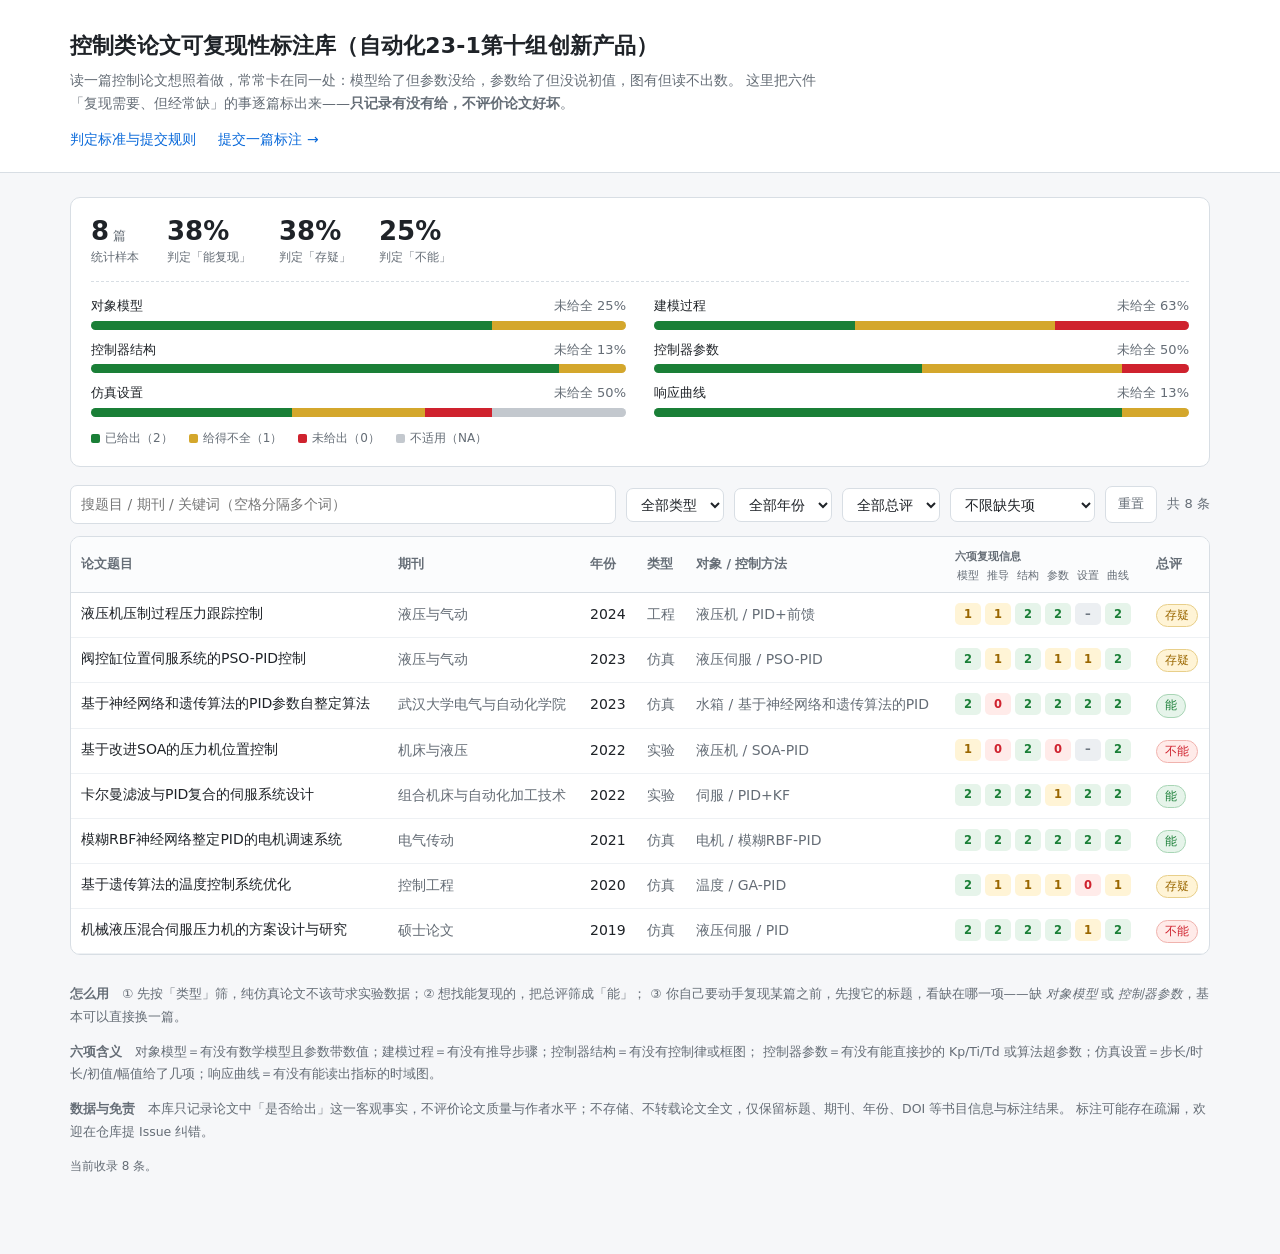
<file: index.html>
<!DOCTYPE html>
<html lang="zh-CN">
<head>
<meta charset="utf-8">
<meta name="viewport" content="width=device-width, initial-scale=1">
<title>控制类论文可复现性标注库</title>
<meta name="description" content="统计控制方向论文是否给出对象模型、建模推导、控制器结构、控制器参数、仿真设置与响应曲线，用于判断一篇论文能不能照着复现。">
<link rel="stylesheet" href="assets/style.css">
</head>
<body>

<header class="top">
  <div class="wrap">
    <h1>控制类论文可复现性标注库（自动化23-1第十组创新产品）</h1>
    <p class="sub">
      读一篇控制论文想照着做，常常卡在同一处：模型给了但参数没给，参数给了但没说初值，图有但读不出数。
      这里把六件「复现需要、但经常缺」的事逐篇标出来——<strong>只记录有没有给，不评价论文好坏</strong>。
    </p>
    <nav class="links">
      <a href="about.html">判定标准与提交规则</a>
      <a id="nav-submit" href="https://github.com/" target="_blank" rel="noopener">提交一篇标注 →</a>
    </nav>
  </div>
</header>

<main class="wrap">

  <!-- 统计 -->
  <section id="stats" class="stats">
    <div class="legend">正在读取本地数据…</div>
  </section>

  <!-- 筛选 -->
  <section class="toolbar" aria-label="筛选">
    <input id="f-q" type="search" placeholder="搜题目 / 期刊 / 关键词（空格分隔多个词）" autocomplete="off">
    <select id="f-type" aria-label="论文类型">
      <option value="">全部类型</option>
      <option value="仿真">仿真</option>
      <option value="实验">实验</option>
      <option value="工程">工程</option>
    </select>
    <select id="f-year" aria-label="年份"><option value="">全部年份</option></select>
    <select id="f-repro" aria-label="总评">
      <option value="">全部总评</option>
      <option value="能">能复现</option>
      <option value="存疑">存疑</option>
      <option value="不能">不能</option>
    </select>
    <select id="f-missing" aria-label="只看缺失项"><option value="">不限缺失项</option></select>
    <button id="f-reset" type="button">重置</button>
    <span id="f-count" class="count"></span>
  </section>

  <!-- 表格 -->
  <div id="table-host">
    <noscript><div class="empty"><strong>需要启用 JavaScript</strong>本页在本地读取数据文件后渲染表格。</div></noscript>
  </div>

  <!-- 使用说明 -->
  <footer class="foot" id="how">
    <p><strong>怎么用</strong>　① 先按「类型」筛，纯仿真论文不该苛求实验数据；② 想找能复现的，把总评筛成「能」；
       ③ 你自己要动手复现某篇之前，先搜它的标题，看缺在哪一项——缺 <em>对象模型</em> 或 <em>控制器参数</em>，基本可以直接换一篇。</p>
    <p><strong>六项含义</strong>　对象模型＝有没有数学模型且参数带数值；建模过程＝有没有推导步骤；控制器结构＝有没有控制律或框图；
       控制器参数＝有没有能直接抄的 Kp/Ti/Td 或算法超参数；仿真设置＝步长/时长/初值/幅值给了几项；响应曲线＝有没有能读出指标的时域图。</p>
    <p><strong>数据与免责</strong>　本库只记录论文中「是否给出」这一客观事实，不评价论文质量与作者水平；不存储、不转载论文全文，仅保留标题、期刊、年份、DOI 等书目信息与标注结果。
       标注可能存在疏漏，欢迎在仓库提 Issue 纠错。</p>
    <p id="foot-stat" class="legend"></p>
  </footer>

</main>

<script src="data/papers.js"></script>
<script src="assets/app.js"></script>
</body>
</html>
</file>
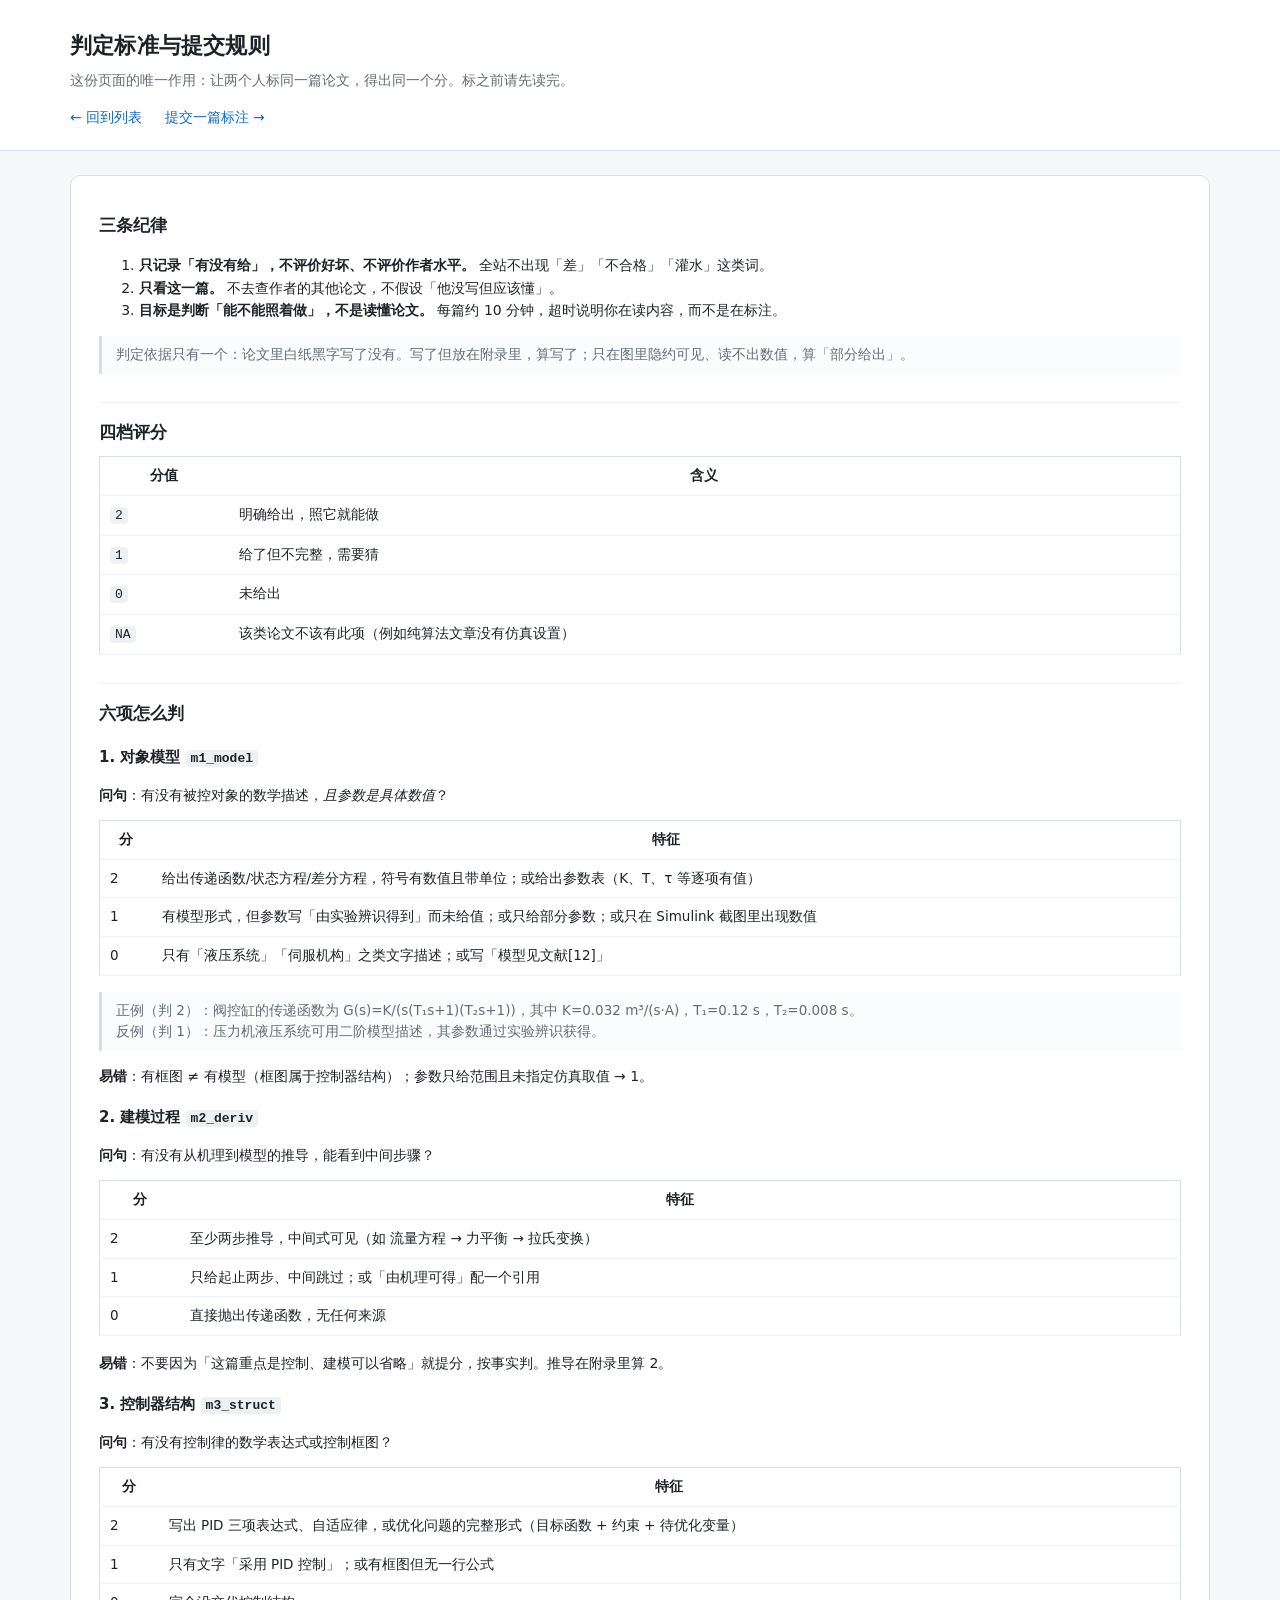
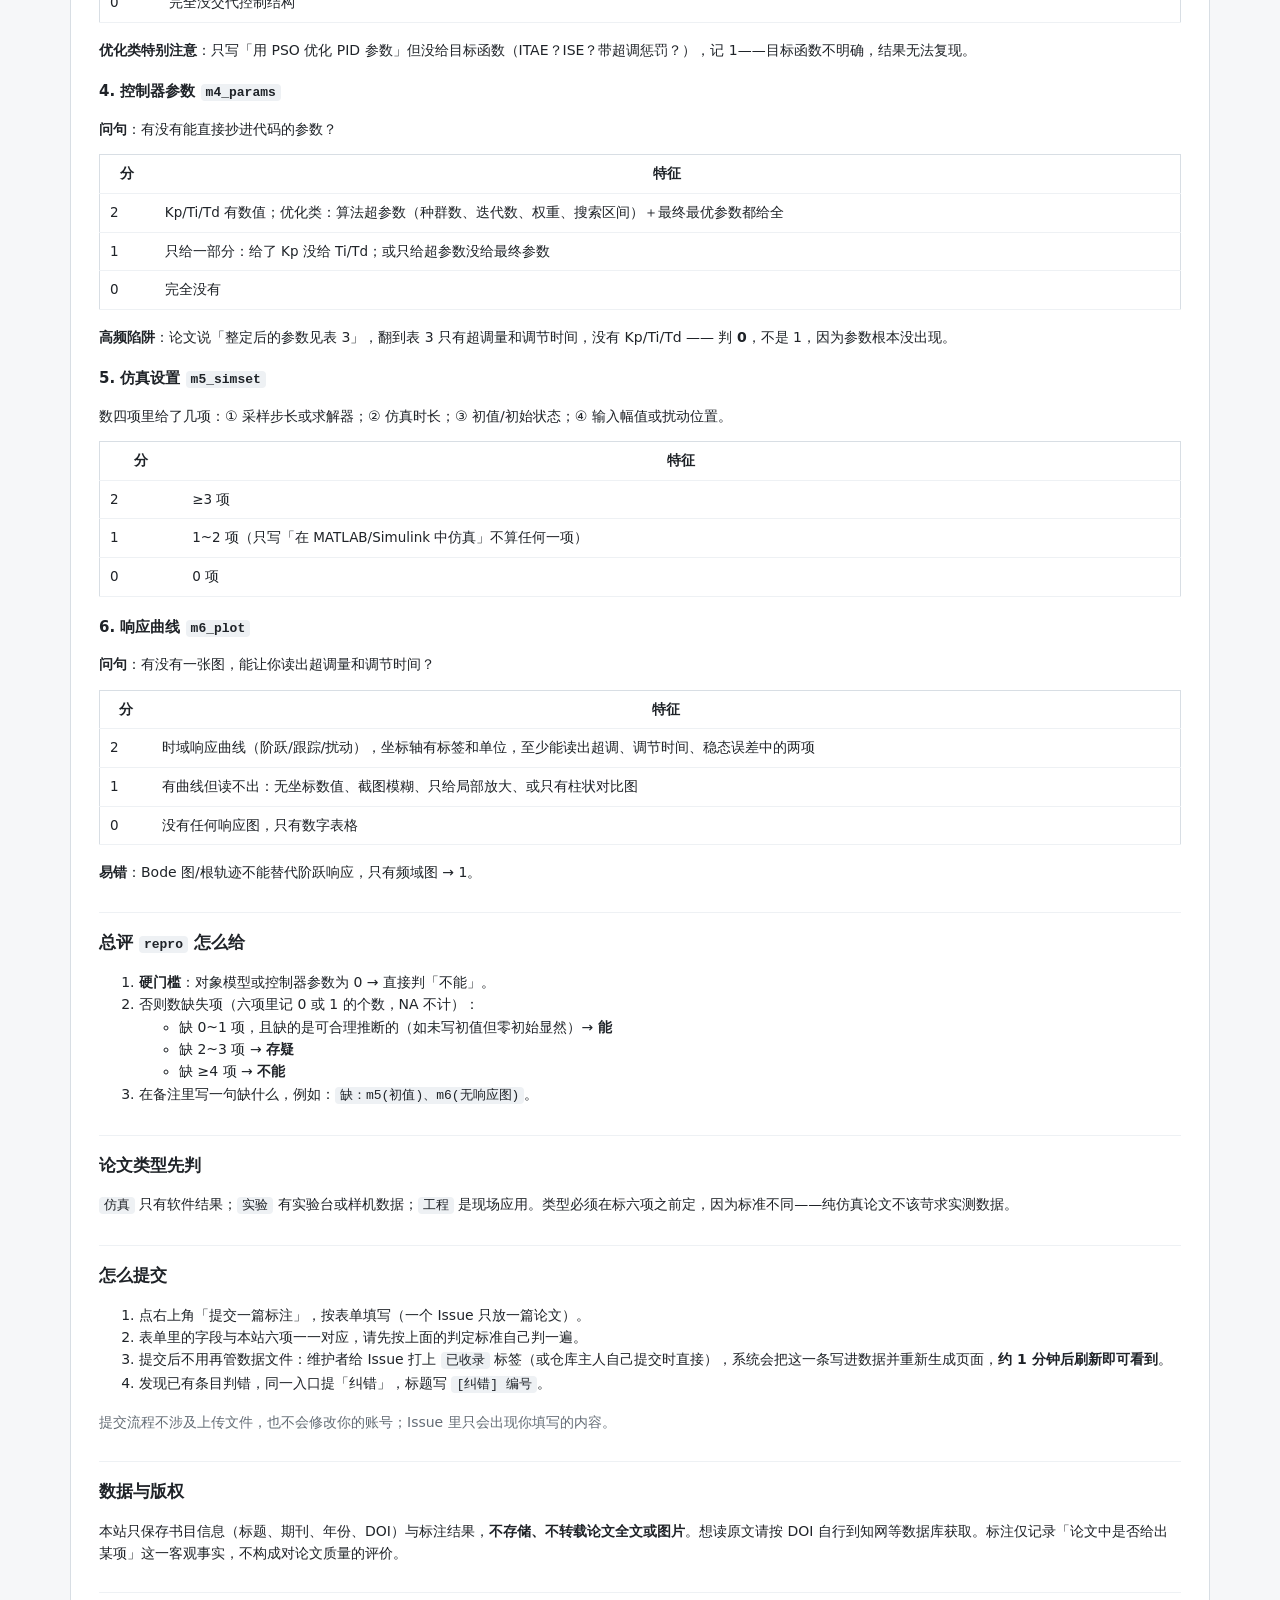
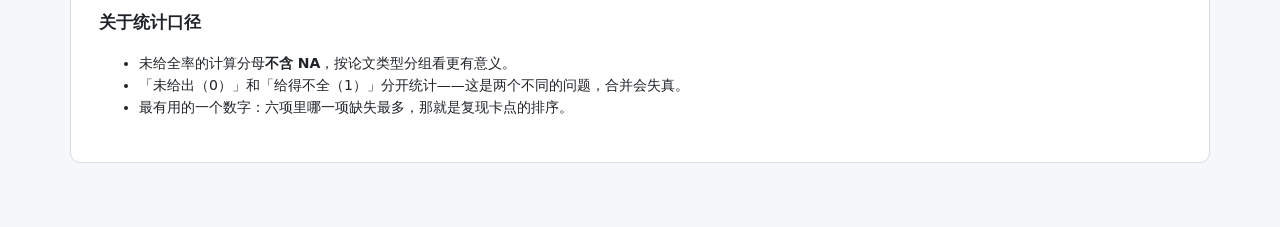
<file: about.html>
<!DOCTYPE html>
<html lang="zh-CN">
<head>
<meta charset="utf-8">
<meta name="viewport" content="width=device-width, initial-scale=1">
<title>判定标准与提交规则 · 控制类论文可复现性标注库</title>
<link rel="stylesheet" href="assets/style.css">
</head>
<body>

<header class="top">
  <div class="wrap">
    <h1>判定标准与提交规则</h1>
    <p class="sub">这份页面的唯一作用：让两个人标同一篇论文，得出同一个分。标之前请先读完。</p>
    <nav class="links">
      <a href="index.html">← 回到列表</a>
      <a id="nav-submit" href="https://github.com/" target="_blank" rel="noopener">提交一篇标注 →</a>
    </nav>
  </div>
</header>

<main class="wrap">
<article class="doc">

  <h2>三条纪律</h2>
  <ol>
    <li><strong>只记录「有没有给」，不评价好坏、不评价作者水平。</strong> 全站不出现「差」「不合格」「灌水」这类词。</li>
    <li><strong>只看这一篇。</strong> 不去查作者的其他论文，不假设「他没写但应该懂」。</li>
    <li><strong>目标是判断「能不能照着做」，不是读懂论文。</strong> 每篇约 10 分钟，超时说明你在读内容，而不是在标注。</li>
  </ol>
  <blockquote>判定依据只有一个：论文里白纸黑字写了没有。写了但放在附录里，算写了；只在图里隐约可见、读不出数值，算「部分给出」。</blockquote>

  <h2>四档评分</h2>
  <table>
    <tr><th>分值</th><th>含义</th></tr>
    <tr><td><code>2</code></td><td>明确给出，照它就能做</td></tr>
    <tr><td><code>1</code></td><td>给了但不完整，需要猜</td></tr>
    <tr><td><code>0</code></td><td>未给出</td></tr>
    <tr><td><code>NA</code></td><td>该类论文不该有此项（例如纯算法文章没有仿真设置）</td></tr>
  </table>

  <h2>六项怎么判</h2>

  <h3>1. 对象模型 <code>m1_model</code></h3>
  <p><strong>问句</strong>：有没有被控对象的数学描述，<em>且参数是具体数值</em>？</p>
  <table>
    <tr><th>分</th><th>特征</th></tr>
    <tr><td>2</td><td>给出传递函数/状态方程/差分方程，符号有数值且带单位；或给出参数表（K、T、τ 等逐项有值）</td></tr>
    <tr><td>1</td><td>有模型形式，但参数写「由实验辨识得到」而未给值；或只给部分参数；或只在 Simulink 截图里出现数值</td></tr>
    <tr><td>0</td><td>只有「液压系统」「伺服机构」之类文字描述；或写「模型见文献[12]」</td></tr>
  </table>
  <blockquote>正例（判 2）：阀控缸的传递函数为 G(s)=K/(s(T₁s+1)(T₂s+1))，其中 K=0.032 m³/(s·A)，T₁=0.12 s，T₂=0.008 s。<br>
  反例（判 1）：压力机液压系统可用二阶模型描述，其参数通过实验辨识获得。</blockquote>
  <p><strong>易错</strong>：有框图 ≠ 有模型（框图属于控制器结构）；参数只给范围且未指定仿真取值 → 1。</p>

  <h3>2. 建模过程 <code>m2_deriv</code></h3>
  <p><strong>问句</strong>：有没有从机理到模型的推导，能看到中间步骤？</p>
  <table>
    <tr><th>分</th><th>特征</th></tr>
    <tr><td>2</td><td>至少两步推导，中间式可见（如 流量方程 → 力平衡 → 拉氏变换）</td></tr>
    <tr><td>1</td><td>只给起止两步、中间跳过；或「由机理可得」配一个引用</td></tr>
    <tr><td>0</td><td>直接抛出传递函数，无任何来源</td></tr>
  </table>
  <p><strong>易错</strong>：不要因为「这篇重点是控制、建模可以省略」就提分，按事实判。推导在附录里算 2。</p>

  <h3>3. 控制器结构 <code>m3_struct</code></h3>
  <p><strong>问句</strong>：有没有控制律的数学表达式或控制框图？</p>
  <table>
    <tr><th>分</th><th>特征</th></tr>
    <tr><td>2</td><td>写出 PID 三项表达式、自适应律，或优化问题的完整形式（目标函数 + 约束 + 待优化变量）</td></tr>
    <tr><td>1</td><td>只有文字「采用 PID 控制」；或有框图但无一行公式</td></tr>
    <tr><td>0</td><td>完全没交代控制结构</td></tr>
  </table>
  <p><strong>优化类特别注意</strong>：只写「用 PSO 优化 PID 参数」但没给目标函数（ITAE？ISE？带超调惩罚？），记 1——目标函数不明确，结果无法复现。</p>

  <h3>4. 控制器参数 <code>m4_params</code></h3>
  <p><strong>问句</strong>：有没有能直接抄进代码的参数？</p>
  <table>
    <tr><th>分</th><th>特征</th></tr>
    <tr><td>2</td><td>Kp/Ti/Td 有数值；优化类：算法超参数（种群数、迭代数、权重、搜索区间）＋最终最优参数都给全</td></tr>
    <tr><td>1</td><td>只给一部分：给了 Kp 没给 Ti/Td；或只给超参数没给最终参数</td></tr>
    <tr><td>0</td><td>完全没有</td></tr>
  </table>
  <p><strong>高频陷阱</strong>：论文说「整定后的参数见表 3」，翻到表 3 只有超调量和调节时间，没有 Kp/Ti/Td —— 判 <strong>0</strong>，不是 1，因为参数根本没出现。</p>

  <h3>5. 仿真设置 <code>m5_simset</code></h3>
  <p>数四项里给了几项：① 采样步长或求解器；② 仿真时长；③ 初值/初始状态；④ 输入幅值或扰动位置。</p>
  <table>
    <tr><th>分</th><th>特征</th></tr>
    <tr><td>2</td><td>≥3 项</td></tr>
    <tr><td>1</td><td>1~2 项（只写「在 MATLAB/Simulink 中仿真」不算任何一项）</td></tr>
    <tr><td>0</td><td>0 项</td></tr>
  </table>

  <h3>6. 响应曲线 <code>m6_plot</code></h3>
  <p><strong>问句</strong>：有没有一张图，能让你读出超调量和调节时间？</p>
  <table>
    <tr><th>分</th><th>特征</th></tr>
    <tr><td>2</td><td>时域响应曲线（阶跃/跟踪/扰动），坐标轴有标签和单位，至少能读出超调、调节时间、稳态误差中的两项</td></tr>
    <tr><td>1</td><td>有曲线但读不出：无坐标数值、截图模糊、只给局部放大、或只有柱状对比图</td></tr>
    <tr><td>0</td><td>没有任何响应图，只有数字表格</td></tr>
  </table>
  <p><strong>易错</strong>：Bode 图/根轨迹不能替代阶跃响应，只有频域图 → 1。</p>

  <h2>总评 <code>repro</code> 怎么给</h2>
  <ol>
    <li><strong>硬门槛</strong>：对象模型或控制器参数为 0 → 直接判「不能」。</li>
    <li>否则数缺失项（六项里记 0 或 1 的个数，NA 不计）：
      <ul>
        <li>缺 0~1 项，且缺的是可合理推断的（如未写初值但零初始显然）→ <strong>能</strong></li>
        <li>缺 2~3 项 → <strong>存疑</strong></li>
        <li>缺 ≥4 项 → <strong>不能</strong></li>
      </ul>
    </li>
    <li>在备注里写一句缺什么，例如：<code>缺：m5(初值)、m6(无响应图)</code>。</li>
  </ol>

  <h2>论文类型先判</h2>
  <p><code>仿真</code> 只有软件结果；<code>实验</code> 有实验台或样机数据；<code>工程</code> 是现场应用。类型必须在标六项之前定，因为标准不同——纯仿真论文不该苛求实测数据。</p>

  <h2>怎么提交</h2>
  <ol>
    <li>点右上角「提交一篇标注」，按表单填写（一个 Issue 只放一篇论文）。</li>
    <li>表单里的字段与本站六项一一对应，请先按上面的判定标准自己判一遍。</li>
    <li>提交后不用再管数据文件：维护者给 Issue 打上 <code>已收录</code> 标签（或仓库主人自己提交时直接），系统会把这一条写进数据并重新生成页面，<strong>约 1 分钟后刷新即可看到</strong>。</li>
    <li>发现已有条目判错，同一入口提「纠错」，标题写 <code>[纠错] 编号</code>。</li>
  </ol>
  <p class="hint">提交流程不涉及上传文件，也不会修改你的账号；Issue 里只会出现你填写的内容。</p>

  <h2>数据与版权</h2>
  <p>本站只保存书目信息（标题、期刊、年份、DOI）与标注结果，<strong>不存储、不转载论文全文或图片</strong>。想读原文请按 DOI 自行到知网等数据库获取。标注仅记录「论文中是否给出某项」这一客观事实，不构成对论文质量的评价。</p>

  <h2>关于统计口径</h2>
  <ul>
    <li>未给全率的计算分母<strong>不含 NA</strong>，按论文类型分组看更有意义。</li>
    <li>「未给出（0）」和「给得不全（1）」分开统计——这是两个不同的问题，合并会失真。</li>
    <li>最有用的一个数字：六项里哪一项缺失最多，那就是复现卡点的排序。</li>
  </ul>

</article>
</main>

<script src="data/papers.js"></script>
<script src="assets/app.js"></script>
</body>
</html>
</file>
<file: assets/style.css>
:root {
  --bg: #f6f7f9;
  --card: #ffffff;
  --ink: #1f2328;
  --muted: #656d76;
  --line: #d8dee4;
  --soft: #eef1f4;
  --ok: #1a7f37;
  --ok-bg: #e6f4ea;
  --mid: #9a6700;
  --mid-bg: #fff4d6;
  --bad: #cf222e;
  --bad-bg: #ffebe9;
  --na: #6e7781;
  --na-bg: #eceff2;
  --accent: #0969da;
}

* { box-sizing: border-box; }

html, body {
  margin: 0;
  padding: 0;
  background: var(--bg);
  color: var(--ink);
  font: 15px/1.6 -apple-system, "Segoe UI", "Microsoft YaHei", "Noto Sans SC", system-ui, sans-serif;
}

a { color: var(--accent); text-decoration: none; }
a:hover { text-decoration: underline; }

.wrap { max-width: 1180px; margin: 0 auto; padding: 0 20px 64px; }

/* ---------- 页头 ---------- */
header.top {
  background: var(--card);
  border-bottom: 1px solid var(--line);
  margin-bottom: 24px;
}
header.top .wrap { padding-top: 28px; padding-bottom: 22px; }
header.top h1 {
  margin: 0 0 6px;
  font-size: 22px;
  letter-spacing: .2px;
}
header.top p.sub {
  margin: 0;
  color: var(--muted);
  font-size: 14px;
  max-width: 760px;
}
nav.links { margin-top: 14px; font-size: 14px; }
nav.links a { margin-right: 18px; }

/* ---------- 统计块 ---------- */
.stats {
  background: var(--card);
  border: 1px solid var(--line);
  border-radius: 10px;
  padding: 18px 20px;
  margin-bottom: 18px;
}
.stats .headline {
  display: flex;
  flex-wrap: wrap;
  gap: 28px;
  align-items: baseline;
  padding-bottom: 14px;
  border-bottom: 1px dashed var(--line);
  margin-bottom: 14px;
}
.stats .big { font-size: 26px; font-weight: 650; line-height: 1.2; }
.stats .big small { font-size: 13px; font-weight: 400; color: var(--muted); margin-left: 4px; }
.stats .cap { font-size: 12px; color: var(--muted); }

.fields { display: grid; grid-template-columns: 1fr 1fr; gap: 10px 28px; }
@media (max-width: 760px) { .fields { grid-template-columns: 1fr; } }

.field .field-head {
  display: flex;
  justify-content: space-between;
  font-size: 13px;
  margin-bottom: 4px;
}
.field .field-head .rate { color: var(--muted); }
.bar {
  display: flex;
  height: 9px;
  border-radius: 5px;
  overflow: hidden;
  background: var(--soft);
}
.bar i { display: block; height: 100%; }
.bar .s2 { background: var(--ok); }
.bar .s1 { background: #d4a72c; }
.bar .s0 { background: var(--bad); }
.bar .sna { background: #c3c8ce; }

.legend { margin-top: 12px; font-size: 12px; color: var(--muted); display: flex; gap: 16px; flex-wrap: wrap; }
.legend span::before {
  content: "";
  display: inline-block;
  width: 9px; height: 9px;
  border-radius: 2px;
  margin-right: 5px;
  vertical-align: -1px;
}
.legend .l2::before { background: var(--ok); }
.legend .l1::before { background: #d4a72c; }
.legend .l0::before { background: var(--bad); }
.legend .lna::before { background: #c3c8ce; }

/* ---------- 工具条 ---------- */
.toolbar {
  display: flex;
  flex-wrap: wrap;
  gap: 10px;
  align-items: center;
  margin-bottom: 12px;
}
.toolbar input[type=search],
.toolbar select {
  font: inherit;
  font-size: 14px;
  padding: 7px 10px;
  border: 1px solid var(--line);
  border-radius: 7px;
  background: var(--card);
  color: var(--ink);
}
.toolbar input[type=search] { flex: 1 1 240px; min-width: 180px; }
.toolbar select { flex: 0 0 auto; }
.toolbar .count { margin-left: auto; font-size: 13px; color: var(--muted); }
.toolbar button {
  font: inherit; font-size: 13px;
  padding: 7px 12px;
  border: 1px solid var(--line);
  border-radius: 7px;
  background: var(--card);
  cursor: pointer;
  color: var(--muted);
}
.toolbar button:hover { background: var(--soft); }

/* ---------- 表格 ---------- */
.table-wrap {
  background: var(--card);
  border: 1px solid var(--line);
  border-radius: 10px;
  overflow-x: auto;
}
table { width: 100%; border-collapse: collapse; font-size: 14px; }
thead th {
  text-align: left;
  font-weight: 600;
  font-size: 12.5px;
  color: var(--muted);
  padding: 11px 10px;
  border-bottom: 1px solid var(--line);
  background: #fbfcfd;
  white-space: nowrap;
  position: sticky;
  top: 0;
}
thead th.sortable { cursor: pointer; user-select: none; }
thead th.sortable:hover { color: var(--ink); }
thead th .arrow { color: var(--accent); font-size: 11px; margin-left: 2px; }

tbody td {
  padding: 10px;
  border-bottom: 1px solid var(--soft);
  vertical-align: top;
}
tbody tr.row { cursor: pointer; }
tbody tr.row:hover { background: #fafbfc; }
tbody tr.row.open { background: #f5f8fc; }

td.title { min-width: 260px; line-height: 1.45; }
td.nowrap { white-space: nowrap; }
td.muted { color: var(--muted); }

.hint { font-size: 13px; color: var(--muted); }

.cells { display: flex; gap: 4px; }
.cell {
  width: 26px; height: 22px;
  border-radius: 5px;
  font-size: 11.5px;
  display: inline-flex; align-items: center; justify-content: center;
  font-weight: 600;
}
.c2 { background: var(--ok-bg); color: var(--ok); }
.c1 { background: var(--mid-bg); color: var(--mid); }
.c0 { background: var(--bad-bg); color: var(--bad); }
.cNA { background: var(--na-bg); color: var(--na); }

/* 表头：六项各列的名字，直接压在数字上方 */
thead th.six { padding-bottom: 9px; white-space: normal; }
.six-title { font-size: 11px; font-weight: 600; color: var(--muted); margin-bottom: 5px; }
.six-labels span {
  width: 26px;
  font-size: 11px;
  line-height: 1.15;
  text-align: center;
  color: var(--muted);
  font-weight: 500;
}
/* 展开行里的六项明细 */
.six-line {
  display: flex;
  flex-wrap: wrap;
  align-items: center;
  gap: 4px 14px;
  font-size: 12.5px;
  margin-top: 7px;
}
.six-item { display: inline-flex; align-items: center; gap: 5px; }
.six-item .cell { width: 20px; height: 18px; font-size: 11px; }

.tag {
  display: inline-block;
  font-size: 12px;
  padding: 1px 8px;
  border-radius: 20px;
  border: 1px solid;
  white-space: nowrap;
}
.tag.ok { color: var(--ok); border-color: #a8d5b5; background: var(--ok-bg); }
.tag.mid { color: var(--mid); border-color: #e8cf8a; background: var(--mid-bg); }
.tag.bad { color: var(--bad); border-color: #f0b3ae; background: var(--bad-bg); }

tr.detail td {
  background: #fbfcfd;
  border-bottom: 1px solid var(--line);
  font-size: 13.5px;
  color: var(--ink);
  padding: 14px 16px 16px;
}
tr.detail .dl { color: var(--muted); }
tr.detail .row2 { margin-top: 6px; color: var(--muted); font-size: 12.5px; }

.empty {
  background: var(--card);
  border: 1px dashed var(--line);
  border-radius: 10px;
  padding: 48px 24px;
  text-align: center;
  color: var(--muted);
}
.empty strong { display: block; color: var(--ink); margin-bottom: 6px; font-size: 16px; }

footer.foot {
  margin-top: 28px;
  font-size: 12.5px;
  color: var(--muted);
  line-height: 1.8;
}

/* ---------- 关于页 ---------- */
article.doc {
  background: var(--card);
  border: 1px solid var(--line);
  border-radius: 10px;
  padding: 8px 28px 28px;
}
article.doc h2 {
  font-size: 17px;
  margin: 28px 0 10px;
  padding-top: 16px;
  border-top: 1px solid var(--soft);
}
article.doc h2:first-of-type { border-top: 0; padding-top: 0; }
article.doc h3 { font-size: 15px; margin: 18px 0 6px; }
article.doc p, article.doc li { font-size: 14px; }
article.doc code {
  background: var(--soft);
  padding: 1px 5px;
  border-radius: 4px;
  font-size: 13px;
  font-family: Consolas, "Courier New", monospace;
}
article.doc table { margin: 10px 0 16px; font-size: 13.5px; border: 1px solid var(--line); border-radius: 8px; }
article.doc table th, article.doc table td { padding: 8px 10px; border-bottom: 1px solid var(--soft); }
article.doc blockquote {
  margin: 10px 0;
  padding: 8px 14px;
  border-left: 3px solid var(--line);
  background: #fbfcfd;
  color: var(--muted);
  font-size: 13.5px;
}
</file>
